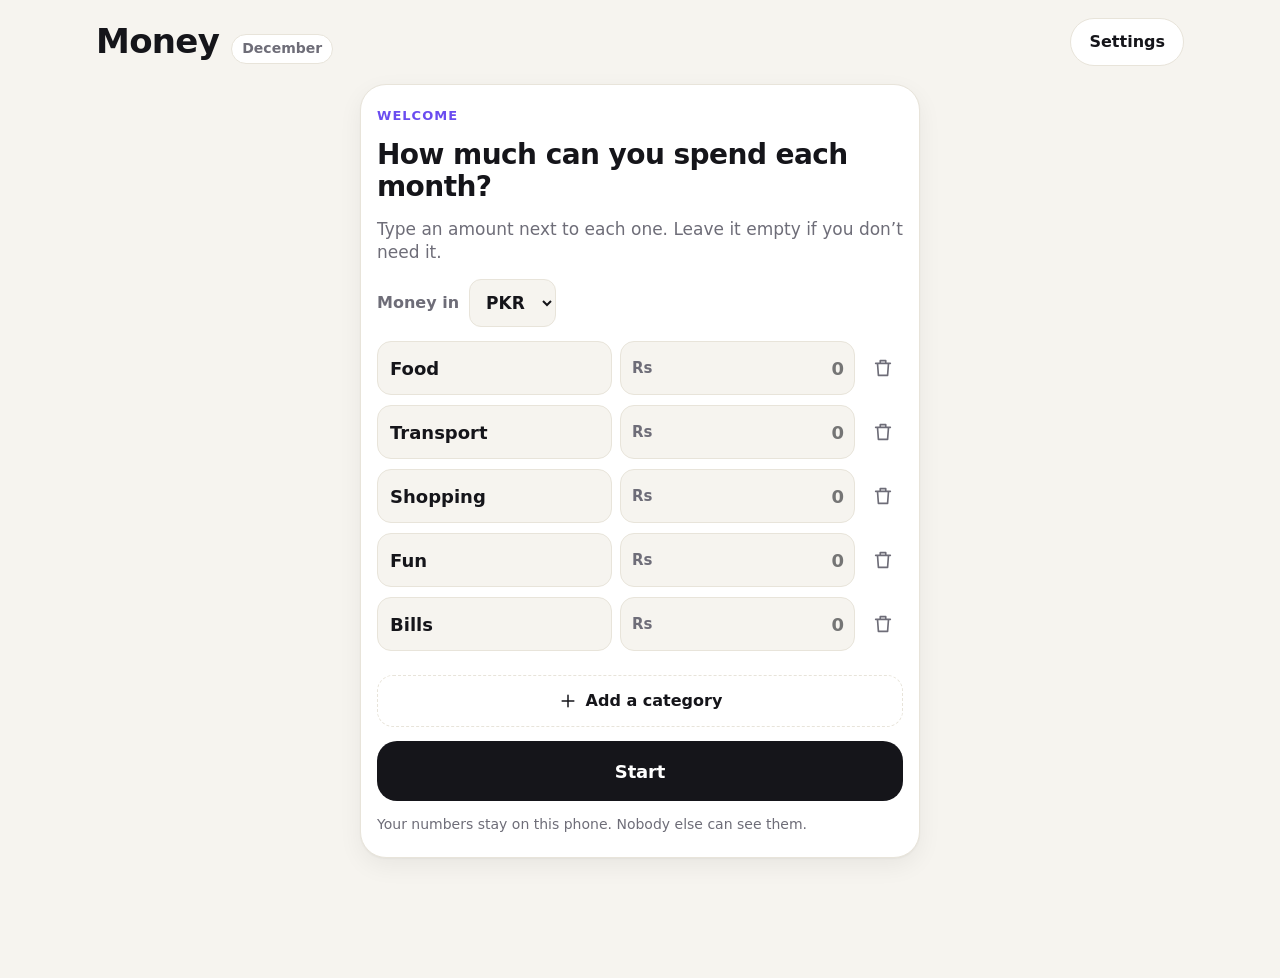
<file: index.html>
<!doctype html>
<html lang="en">
<head>
  <meta charset="utf-8">
  <meta name="viewport" content="width=device-width, initial-scale=1, viewport-fit=cover">
  <title>Money</title>
  <meta name="description" content="A private budget and savings app. Type what you spend; your numbers stay on your phone.">
  <meta name="theme-color" content="#F6F4EF" media="(prefers-color-scheme: light)">
  <meta name="theme-color" content="#0E0E13" media="(prefers-color-scheme: dark)">
  <meta name="apple-mobile-web-app-capable" content="yes">
  <meta name="mobile-web-app-capable" content="yes">
  <meta name="apple-mobile-web-app-status-bar-style" content="default">
  <meta name="apple-mobile-web-app-title" content="Money">
  <link rel="manifest" href="manifest.webmanifest">
  <link rel="icon" href="icons/icon.svg" type="image/svg+xml">
  <link rel="apple-touch-icon" href="icons/apple-touch-icon.png">
  <link rel="stylesheet" href="styles.css">
</head>
<body>
  <header class="top">
    <div class="brand">
      <h1>Money</h1>
      <span class="asof" id="month">—</span>
    </div>
    <button class="text-btn" id="settingsBtn">Settings</button>
  </header>

  <p class="banner warn" id="storageBanner" hidden>This browser won’t save your numbers. Private mode may be on.</p>
  <button class="banner nudge" id="backupBanner" hidden>
    <span class="banner-tag">Tip</span> Save a backup so you never lose your numbers.
  </button>

  <main class="layout" id="setup" hidden></main>

  <main class="layout" id="dash" hidden>
    <div class="col">
      <button class="card hero" id="hero"></button>
      <section class="block" aria-labelledby="spendTitle">
        <h2 class="section-title" id="spendTitle">Spending <span class="section-hint">Tap to add</span></h2>
        <div class="cats" id="cats"></div>
      </section>
      <button class="card pace" id="pace" aria-label="Pace check. Tap for details."></button>
    </div>
    <div class="col">
      <section class="block" aria-labelledby="savingsTitle">
        <h2 class="section-title" id="savingsTitle">Savings</h2>
        <div class="goals" id="goals"></div>
        <div class="card chart-card" id="chart" hidden></div>
      </section>
      <button class="card badges" id="badges"></button>
      <p class="privacy">
        <svg viewBox="0 0 24 24" aria-hidden="true" fill="none" stroke="currentColor" stroke-width="1.8" stroke-linecap="round" stroke-linejoin="round"><rect x="5" y="10" width="14" height="10" rx="2"/><path d="M8 10V7a4 4 0 0 1 8 0v3"/></svg>
        Private. Your numbers stay on this phone and nobody else can see them.
      </p>
    </div>
  </main>

  <div class="dock" hidden>
    <button class="primary" id="addBtn">
      <svg viewBox="0 0 24 24" aria-hidden="true" fill="none" stroke="currentColor" stroke-width="2.4" stroke-linecap="round"><path d="M12 5v14M5 12h14"/></svg>
      Add spending
    </button>
  </div>

  <dialog class="sheet" id="sheet" aria-label="Details">
    <div class="sheet-grip" aria-hidden="true"></div>
    <button class="sheet-close" id="sheetClose" aria-label="Close">
      <svg viewBox="0 0 24 24" aria-hidden="true" fill="none" stroke="currentColor" stroke-width="2.2" stroke-linecap="round"><path d="M6 6l12 12M18 6 6 18"/></svg>
    </button>
    <div id="sheetBody"></div>
  </dialog>

  <div class="toast" id="toast" role="status" aria-live="polite"></div>

  <script src="js/calc.js"></script>
  <script src="js/store.js"></script>
  <script src="js/badges.js"></script>
  <script src="js/app.js"></script>
</body>
</html>
</file>
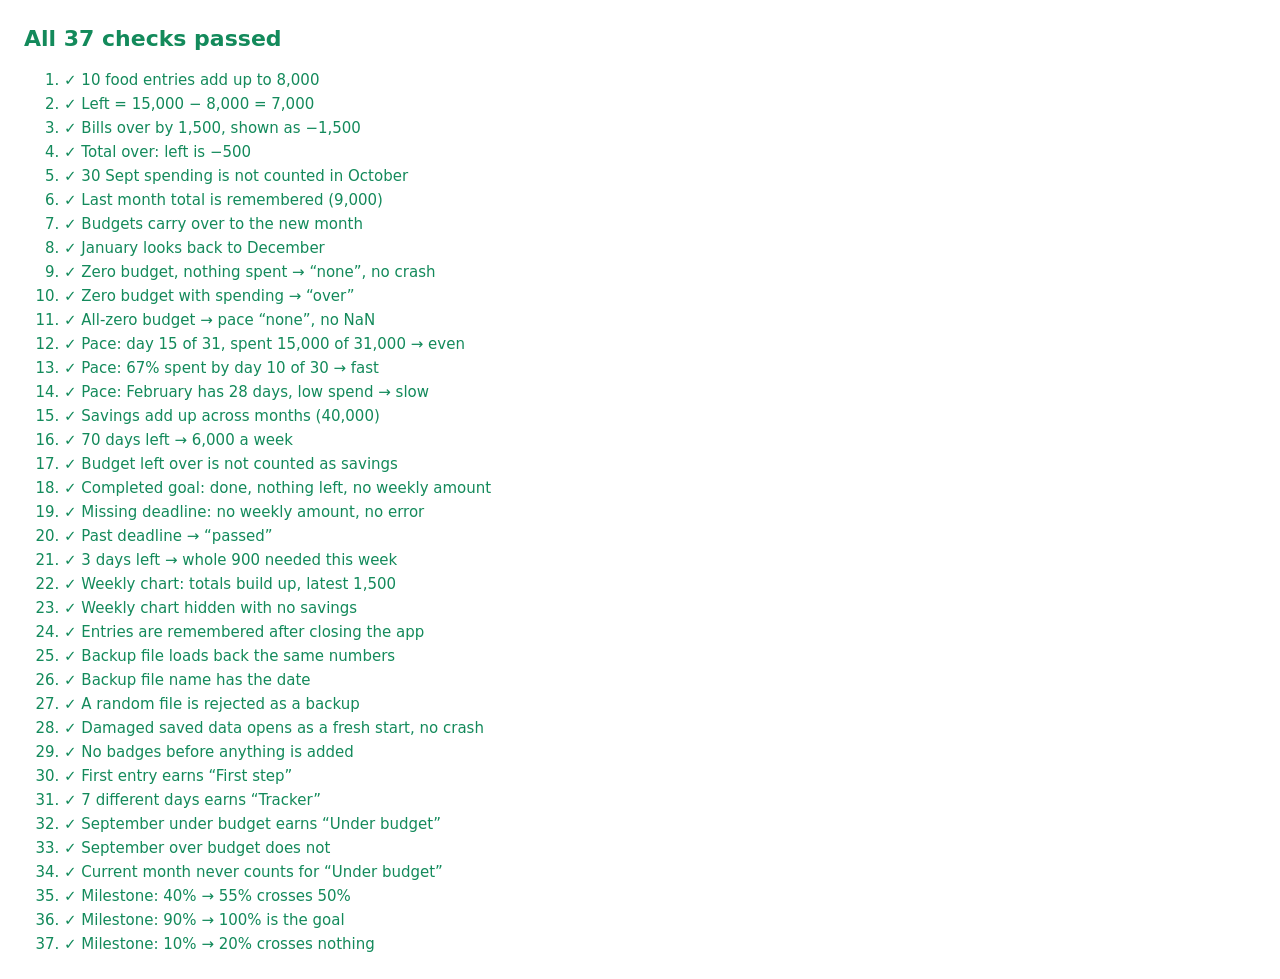
<file: tests.html>
<!doctype html>
<html lang="en">
<head>
  <meta charset="utf-8">
  <meta name="viewport" content="width=device-width, initial-scale=1">
  <title>Money checks</title>
  <style>
    body { font: 15px/1.4 system-ui, sans-serif; margin: 24px; background: #fff; color: #111; }
    .pass { color: #138A5B; } .fail { color: #D2392E; font-weight: 700; }
    li { margin: 3px 0; } h1 { font-size: 22px; }
  </style>
</head>
<body>
  <h1 id="sum">Running…</h1>
  <ol id="out"></ol>
  <script src="js/calc.js"></script>
  <script src="js/store.js"></script>
  <script src="js/badges.js"></script>
  <script>
  (function () {
    const out = document.getElementById('out');
    let pass = 0, fail = 0;
    const near = (a, b) => Math.abs(a - b) < 1e-6;
    function check(name, ok, detail) {
      const li = document.createElement('li');
      li.className = ok ? 'pass' : 'fail';
      li.textContent = (ok ? '✓ ' : '✕ ') + name + (ok ? '' : '  → ' + JSON.stringify(detail));
      out.appendChild(li);
      ok ? pass++ : fail++;
    }
    const base = () => ({
      ...Store.empty(),
      categories: [{ id: 'food', name: 'Food', budget: 10000 }, { id: 'bills', name: 'Bills', budget: 5000 }],
    });
    let n = 0;
    const spend = (d, catId, amount, date) => d.entries.push({ id: 'e' + n++, catId, amount, date });
    const save = (d, goalId, amount, date) => d.savings.push({ id: 's' + n++, goalId, amount, date });
    const cat = (B, id) => B.categories.find((c) => c.id === id);

    // ---- Many small entries add up ----
    let d = base();
    [500, 1200, 300, 2000, 750, 250, 1000, 600, 400, 1000].forEach((a, i) => spend(d, 'food', a, `2026-10-0${(i % 9) + 1}`));
    let B = Calc.monthBudget(d, '2026-10-09');
    check('10 food entries add up to 8,000', cat(B, 'food').spent === 8000, cat(B, 'food'));
    check('Left = 15,000 − 8,000 = 7,000', B.left === 7000, B.left);

    // ---- Overspending ----
    spend(d, 'bills', 6500, '2026-10-05');
    spend(d, 'food', 1000, '2026-10-06');
    B = Calc.monthBudget(d, '2026-10-09');
    check('Bills over by 1,500, shown as −1,500', cat(B, 'bills').left === -1500 && cat(B, 'bills').status === 'over', cat(B, 'bills'));
    check('Total over: left is −500', B.left === -500 && B.status === 'over', B.left);

    // ---- New month starts at zero ----
    d = base();
    spend(d, 'food', 9000, '2026-09-30');
    spend(d, 'food', 400, '2026-10-01');
    B = Calc.monthBudget(d, '2026-10-02');
    check('30 Sept spending is not counted in October', cat(B, 'food').spent === 400, cat(B, 'food'));
    check('Last month total is remembered (9,000)', Calc.lastMonthSpent(d.entries, '2026-10-02') === 9000, Calc.lastMonthSpent(d.entries, '2026-10-02'));
    check('Budgets carry over to the new month', cat(B, 'food').budget === 10000, cat(B, 'food'));
    check('January looks back to December', Calc.prevMonth('2027-01-15') === '2026-12', Calc.prevMonth('2027-01-15'));

    // ---- Zero budget ----
    d = base(); d.categories.push({ id: 'gifts', name: 'Gifts', budget: 0 });
    B = Calc.monthBudget(d, '2026-10-09');
    check('Zero budget, nothing spent → “none”, no crash', cat(B, 'gifts').status === 'none', cat(B, 'gifts'));
    spend(d, 'gifts', 500, '2026-10-03');
    B = Calc.monthBudget(d, '2026-10-09');
    check('Zero budget with spending → “over”', cat(B, 'gifts').status === 'over' && cat(B, 'gifts').left === -500, cat(B, 'gifts'));
    d.categories = [{ id: 'x', name: 'X', budget: 0 }];
    check('All-zero budget → pace “none”, no NaN', Calc.monthBudget(d, '2026-10-09').pace.state === 'none', Calc.monthBudget(d, '2026-10-09').pace);

    // ---- Pace ----
    let p = Calc.pace(31000, 15000, '2026-10-15');
    check('Pace: day 15 of 31, spent 15,000 of 31,000 → even', p.state === 'even' && near(p.expected, 15000), p);
    p = Calc.pace(30000, 20000, '2026-09-10');
    check('Pace: 67% spent by day 10 of 30 → fast', p.state === 'fast', p);
    p = Calc.pace(28000, 2000, '2026-02-14');
    check('Pace: February has 28 days, low spend → slow', p.state === 'slow' && p.daysInMonth === 28, p);

    // ---- Savings ----
    d = base(); d.goals = [{ id: 'lap', name: 'Laptop', target: 100000, deadline: '2026-12-18' }];
    save(d, 'lap', 15000, '2026-08-20'); save(d, 'lap', 25000, '2026-10-01');
    let g = Calc.goals(d, '2026-10-09')[0];
    check('Savings add up across months (40,000)', g.saved === 40000 && near(g.share, 0.4), g);
    check('70 days left → 6,000 a week', g.daysLeft === 70 && near(g.weeklyNeeded, 6000), g);
    spend(d, 'food', 1000, '2026-10-02');
    check('Budget left over is not counted as savings', Calc.goals(d, '2026-10-09')[0].saved === 40000, Calc.goals(d, '2026-10-09')[0]);
    save(d, 'lap', 70000, '2026-10-09');
    g = Calc.goals(d, '2026-10-09')[0];
    check('Completed goal: done, nothing left, no weekly amount', g.done && g.remaining === 0 && g.weeklyNeeded === null, g);
    d.goals.push({ id: 'trip', name: 'Trip', target: 50000, deadline: null });
    check('Missing deadline: no weekly amount, no error', Calc.goals(d, '2026-10-09')[1].weeklyNeeded === null, Calc.goals(d, '2026-10-09')[1]);
    d.goals.push({ id: 'old', name: 'Old', target: 50000, deadline: '2026-10-01' });
    check('Past deadline → “passed”', Calc.goals(d, '2026-10-09')[2].deadlineState === 'passed', Calc.goals(d, '2026-10-09')[2]);
    g = Calc.goalSummary({ name: 'Gift', target: 5000, saved: 4100, deadline: '2026-10-12' }, '2026-10-09');
    check('3 days left → whole 900 needed this week', near(g.weeklyNeeded, 900), g);

    const hist = Calc.savingsOverTime([{ amount: 1000, date: '2026-09-20' }, { amount: 500, date: '2026-10-05' }], '2026-10-09');
    check('Weekly chart: totals build up, latest 1,500', hist[hist.length - 1].saved === 1500 && hist.every((h, i) => i === 0 || h.saved >= hist[i - 1].saved), hist);
    check('Weekly chart hidden with no savings', Calc.savingsOverTime([], '2026-10-09').length === 0, Calc.savingsOverTime([], '2026-10-09'));

    // ---- Saving and loading ----
    const st = Store.create(Store.memoryStorage());
    d = base(); spend(d, 'food', 500, '2026-10-03');
    st.save(d);
    check('Entries are remembered after closing the app', st.load().entries.length === 1 && st.load().entries[0].amount === 500, st.load());
    const file = Store.backupFile(d, '2026-10-09');
    const back = Store.validate(JSON.parse(file.body));
    check('Backup file loads back the same numbers', back && back.entries[0].amount === 500 && back.categories.length === 2, back);
    check('Backup file name has the date', file.name === 'money-backup-2026-10-09.json', file.name);
    check('A random file is rejected as a backup', Store.validate({ hello: 1 }) === null && Store.validate({ categories: [], goals: [], entries: [{ id: 'a', catId: 'x', amount: -5, date: '2026-10-01' }], savings: [] }) === null, 'should be null');
    const broken = Store.memoryStorage(); broken.setItem(Store.KEY, '{not json');
    check('Damaged saved data opens as a fresh start, no crash', Store.create(broken).load().categories.length === 0, 'ok');

    // ---- Badges ----
    d = base();
    let b = Badges.status(d, '2026-10-09');
    check('No badges before anything is added', b.every((x) => !x.earned), b);
    spend(d, 'food', 100, '2026-10-01');
    check('First entry earns “First step”', Badges.status(d, '2026-10-09').find((x) => x.id === 'first').earned, 'not earned');
    for (let i = 2; i <= 7; i++) spend(d, 'food', 100, `2026-10-0${i}`);
    check('7 different days earns “Tracker”', Badges.status(d, '2026-10-09').find((x) => x.id === 'tracker').earned, 'not earned');
    spend(d, 'food', 3000, '2026-09-12');
    check('September under budget earns “Under budget”', Badges.status(d, '2026-10-09').find((x) => x.id === 'month').earned, 'not earned');
    const d2 = base(); spend(d2, 'food', 20000, '2026-09-12');
    check('September over budget does not', !Badges.status(d2, '2026-10-09').find((x) => x.id === 'month').earned, 'earned');
    check('Current month never counts for “Under budget”', !Badges.status(base(), '2026-10-09').find((x) => x.id === 'month').earned, 'earned');
    check('Milestone: 40% → 55% crosses 50%', Badges.milestoneCrossed(100, 40, 55) === 0.5, Badges.milestoneCrossed(100, 40, 55));
    check('Milestone: 90% → 100% is the goal', Badges.milestoneCrossed(100, 90, 100) === 1, Badges.milestoneCrossed(100, 90, 100));
    check('Milestone: 10% → 20% crosses nothing', Badges.milestoneCrossed(100, 10, 20) === null, Badges.milestoneCrossed(100, 10, 20));

    const sum = document.getElementById('sum');
    sum.textContent = fail ? `${fail} failed, ${pass} passed` : `All ${pass} checks passed`;
    sum.className = fail ? 'fail' : 'pass';
  })();
  </script>
</body>
</html>
</file>
<file: styles.css>
:root {
  --bg: #F6F4EF;
  --card: #FFFFFF;
  --ink: #15151A;
  --muted: #6E6D78;
  --line: #E8E4DA;
  --track: #EEEAE1;
  --ok: #138A5B;
  --ok-bg: #DDF5EA;
  --close: #A35F00;
  --close-bg: #FFEFD2;
  --over: #D2392E;
  --over-bg: #FFE3E0;
  --none: #6E6D78;
  --none-bg: #EFEDE8;
  --save: #6A4CF0;
  --save-2: #9C86FF;
  --save-bg: #ECE8FF;
  --primary: #15151A;
  --primary-ink: #FFFFFF;
  --hero-bg: #15151A;
  --hero-ink: #FFFFFF;
  --hero-muted: rgba(255, 255, 255, .62);
  --hero-track: rgba(255, 255, 255, .13);
  --hero-ok: #4BE3A0;
  --hero-close: #FFC15C;
  --hero-over: #FF7A6B;
  --t1: #FFE0CC; --t1i: #A2440A;
  --t2: #D7ECFF; --t2i: #1659A3;
  --t3: #FFD9EC; --t3i: #A31F66;
  --t4: #E6E0FF; --t4i: #5236C9;
  --t5: #DDF3D8; --t5i: #2F7A1E;
  --t6: #FFF1C2; --t6i: #8A6300;
  --shadow: 0 1px 2px rgba(20, 18, 10, .04), 0 8px 24px rgba(20, 18, 10, .06);
  --radius: 26px;
  --font: ui-rounded, "SF Pro Rounded", "Nunito", system-ui, -apple-system, "Segoe UI", Roboto, sans-serif;
  color-scheme: light;
}

@media (prefers-color-scheme: dark) {
  :root:not([data-theme="light"]) {
    --bg: #0E0E13;
    --card: #191920;
    --ink: #F4F2EC;
    --muted: #9C9AA8;
    --line: #2A2A34;
    --track: #2A2A34;
    --ok: #4BE3A0;  --ok-bg: rgba(75, 227, 160, .14);
    --close: #FFC15C; --close-bg: rgba(255, 193, 92, .14);
    --over: #FF7A6B; --over-bg: rgba(255, 122, 107, .15);
    --none: #9C9AA8; --none-bg: #24242C;
    --save: #A48FFF; --save-2: #7C62FF; --save-bg: rgba(164, 143, 255, .15);
    --primary: #F4F2EC; --primary-ink: #0E0E13;
    --hero-bg: linear-gradient(150deg, #2A2156 0%, #17142E 60%, #121019 100%);
    --t1: rgba(255, 150, 90, .18); --t1i: #FFB088;
    --t2: rgba(90, 170, 255, .18); --t2i: #8CC4FF;
    --t3: rgba(255, 110, 180, .18); --t3i: #FF9CCB;
    --t4: rgba(150, 125, 255, .2); --t4i: #B9A8FF;
    --t5: rgba(120, 220, 110, .16); --t5i: #9BE58E;
    --t6: rgba(255, 210, 80, .16); --t6i: #FFD873;
    --shadow: 0 1px 0 rgba(255, 255, 255, .03) inset;
    color-scheme: dark;
  }
}
:root[data-theme="dark"] { color-scheme: dark; }

* { box-sizing: border-box; }
html { -webkit-text-size-adjust: 100%; }
body {
  margin: 0;
  background: var(--bg);
  color: var(--ink);
  font-family: var(--font);
  font-size: 18px;
  line-height: 1.4;
  -webkit-font-smoothing: antialiased;
  padding: env(safe-area-inset-top) 0 0;
  min-height: 100vh;
}
button { font: inherit; color: inherit; }
p { margin: 0; }
[hidden] { display: none !important; }

/* ---------- Header ---------- */
.top {
  max-width: 1120px;
  margin: 0 auto;
  padding: 18px max(16px, env(safe-area-inset-left)) 6px;
  display: flex;
  align-items: center;
  justify-content: space-between;
}
.brand { display: flex; align-items: baseline; gap: 12px; flex-wrap: wrap; }
.brand h1 { margin: 0; font-size: 34px; font-weight: 800; letter-spacing: -.02em; }
.asof {
  font-size: 14px; font-weight: 600; color: var(--muted);
  background: var(--card); border: 1px solid var(--line);
  padding: 4px 10px; border-radius: 999px;
}
.icon-btn {
  width: 48px; height: 48px; border-radius: 50%;
  border: 1px solid var(--line); background: var(--card);
  display: grid; place-items: center; cursor: pointer;
}
.icon-btn svg { width: 24px; height: 24px; }

.banner {
  display: flex; align-items: center; gap: 10px;
  width: calc(100% - 32px); max-width: 1088px;
  margin: 8px auto 0; padding: 12px 16px;
  border: 1px dashed var(--line); border-radius: 16px;
  background: transparent; color: var(--muted);
  font-size: 15px; text-align: left; cursor: pointer;
}
.banner-tag {
  background: var(--save); color: #fff; font-weight: 700; font-size: 12px;
  text-transform: uppercase; letter-spacing: .06em;
  padding: 3px 8px; border-radius: 6px;
}
.banner.warn { color: var(--close); border-color: var(--close); cursor: default; }

/* ---------- Layout ---------- */
.layout {
  max-width: 1120px;
  margin: 0 auto;
  padding: 12px 16px calc(120px + env(safe-area-inset-bottom));
  display: grid;
  gap: 16px;
}
.col { display: grid; gap: 16px; align-content: start; min-width: 0; }
@media (min-width: 820px) {
  .layout { grid-template-columns: minmax(0, 1fr) minmax(0, 1fr); gap: 24px; padding-left: 24px; padding-right: 24px; }
  .col { gap: 20px; }
}

.card {
  background: var(--card);
  border: 1px solid var(--line);
  border-radius: var(--radius);
  box-shadow: var(--shadow);
  padding: 20px;
  text-align: left;
  width: 100%;
  display: block;
}
button.card { cursor: pointer; transition: transform .15s ease; -webkit-tap-highlight-color: transparent; }
button.card:active { transform: scale(.98); }
button:focus-visible, a:focus-visible { outline: 3px solid var(--save); outline-offset: 3px; }

.block { display: grid; gap: 12px; }
.section-title { margin: 8px 4px 0; font-size: 22px; font-weight: 800; letter-spacing: -.01em; }

/* ---------- Chips ---------- */
.chip {
  display: inline-flex; align-items: center; gap: 5px;
  font-size: 13px; font-weight: 700;
  padding: 4px 10px; border-radius: 999px; white-space: nowrap;
}
.chip-ok { background: var(--ok-bg); color: var(--ok); }
.chip-close { background: var(--close-bg); color: var(--close); }
.chip-over { background: var(--over-bg); color: var(--over); }
.chip-none { background: var(--none-bg); color: var(--none); }
.chip-goal { background: var(--save-bg); color: var(--save); }

/* ---------- Hero ---------- */
.hero {
  background: var(--hero-bg);
  color: var(--hero-ink);
  border: none;
  display: flex; align-items: center; gap: 20px;
  padding: 24px;
  min-height: 210px;
}
.ring-wrap { position: relative; width: 150px; height: 150px; flex: none; }
.ring { width: 100%; height: 100%; transform: rotate(-90deg); }
.ring circle { fill: none; stroke-width: 18; }
.ring-track { stroke: var(--hero-track); }
.ring-fill { stroke-linecap: round; transition: stroke-dashoffset 1s cubic-bezier(.2, .8, .2, 1); }
.ring-ok { stroke: var(--hero-ok); }
.ring-close { stroke: var(--hero-close); }
.ring-over { stroke: var(--hero-over); }
.ring-none { stroke: var(--hero-track); }
.ring-lap { stroke: #fff; opacity: .55; stroke-linecap: round; stroke-dasharray: 2 0; }
.ring-center { position: absolute; inset: 0; display: grid; place-content: center; text-align: center; }
.ring-pct { font-size: 30px; font-weight: 800; letter-spacing: -.02em; }
.ring-sub { font-size: 13px; color: var(--hero-muted); font-weight: 600; }
.hero-text { display: grid; gap: 4px; min-width: 0; justify-items: start; }
.hero-label { font-size: 15px; font-weight: 700; color: var(--hero-muted); text-transform: uppercase; letter-spacing: .07em; }
.hero-num { font-size: clamp(38px, 10vw, 54px); font-weight: 800; letter-spacing: -.035em; line-height: 1.02; font-variant-numeric: tabular-nums; overflow-wrap: anywhere; }
.hero-num.l { font-size: clamp(32px, 8.4vw, 44px); }
.hero-num.xl { font-size: clamp(26px, 7vw, 36px); }
.hero-num.neg { color: var(--hero-over); }
.hero-meta { font-size: 15px; color: var(--hero-muted); margin-bottom: 6px; }
.hero .chip-ok { background: rgba(75, 227, 160, .16); color: var(--hero-ok); }
.hero .chip-close { background: rgba(255, 193, 92, .16); color: var(--hero-close); }
.hero .chip-over { background: rgba(255, 122, 107, .18); color: var(--hero-over); }
.hero .chip-none { background: var(--hero-track); color: var(--hero-muted); }
@media (max-width: 440px) {
  .hero { flex-direction: row-reverse; justify-content: space-between; gap: 12px; padding: 22px 20px; }
  .ring-wrap { width: 104px; height: 104px; }
  .ring-pct { font-size: 22px; }
  .ring-sub { font-size: 11px; }
  .hero-num { font-size: clamp(30px, 9vw, 54px); }
  .hero-num.l { font-size: clamp(26px, 7.4vw, 44px); }
  .hero-num.xl { font-size: clamp(22px, 6vw, 36px); }
}

/* ---------- Pace ---------- */
.pace { display: grid; gap: 10px; }
.pace-head { display: flex; justify-content: space-between; align-items: center; }
.pace-tag { font-size: 13px; font-weight: 800; text-transform: uppercase; letter-spacing: .07em; color: var(--muted); }
.pace-day { font-size: 14px; color: var(--muted); font-weight: 600; }
.pace-word { font-size: 19px; font-weight: 800; }
.pace-word.pace-fast { color: var(--close); }
.pace-word.pace-even, .pace-word.pace-slow { color: var(--ok); }
.pace-word.pace-none { color: var(--muted); }
.pace-bar { position: relative; height: 14px; background: var(--track); border-radius: 999px; margin-top: 18px; }
.pace-spent { height: 100%; border-radius: 999px; background: var(--ok); transition: width .9s ease; }
.pace-spent.pace-fast { background: var(--close); }
.pace-spent.pace-none { background: var(--none); }
.pace-marker { position: absolute; top: -6px; bottom: -6px; width: 3px; margin-left: -1.5px; background: var(--ink); border-radius: 2px; }
.pace-marker span { position: absolute; bottom: calc(100% + 2px); left: 50%; transform: translateX(-50%); font-size: 11px; font-weight: 800; white-space: nowrap; }
.pace-legend { display: flex; justify-content: space-between; font-size: 13px; color: var(--muted); font-weight: 600; }

/* ---------- Categories ---------- */
.cats { display: grid; grid-template-columns: repeat(2, minmax(0, 1fr)); gap: 12px; }
@media (min-width: 600px) and (max-width: 819px) { .cats { grid-template-columns: repeat(3, minmax(0, 1fr)); } }
.cat { padding: 16px; display: grid; gap: 2px; align-content: start; }
.cat-top { display: flex; justify-content: space-between; align-items: flex-start; gap: 6px; margin-bottom: 10px; }
.cat-status { margin-top: 10px; }
.cat-status .chip { font-size: 12px; padding: 3px 8px; }
.tile { width: 44px; height: 44px; border-radius: 14px; display: inline-grid; place-items: center; flex: none; }
.tile .ico { width: 24px; height: 24px; }
.t1 { background: var(--t1); color: var(--t1i); }
.t2 { background: var(--t2); color: var(--t2i); }
.t3 { background: var(--t3); color: var(--t3i); }
.t4 { background: var(--t4); color: var(--t4i); }
.t5 { background: var(--t5); color: var(--t5i); }
.t6 { background: var(--t6); color: var(--t6i); }
.cat-name { font-size: 15px; font-weight: 700; color: var(--muted); overflow: hidden; text-overflow: ellipsis; white-space: nowrap; }
.cat-num { font-size: clamp(22px, 6vw, 28px); font-weight: 800; letter-spacing: -.025em; line-height: 1.1; font-variant-numeric: tabular-nums; overflow-wrap: anywhere; }
.cat-num.neg { color: var(--over); }
.cat-sub { font-size: 13px; color: var(--muted); font-weight: 600; margin-bottom: 10px; }
.bar { height: 10px; background: var(--track); border-radius: 999px; overflow: hidden; }
.bar-fill { height: 100%; width: var(--w); border-radius: 999px; animation: grow .9s cubic-bezier(.2, .8, .2, 1) both; }
.bar-ok { background: var(--ok); }
.bar-close { background: var(--close); }
.bar-over { background: repeating-linear-gradient(-45deg, var(--over) 0 6px, color-mix(in srgb, var(--over) 75%, #fff) 6px 12px); }
.bar-none { background: var(--none); }
@keyframes grow { from { width: 0; } }

/* ---------- Goals ---------- */
.goals { display: grid; gap: 12px; }
.goal { display: flex; align-items: center; gap: 18px; padding: 18px 20px; }
.jar { width: 84px; height: 106px; flex: none; }
.jar-glass { fill: none; stroke: var(--save); stroke-width: 3; opacity: .55; }
.jar-lid { fill: var(--save); opacity: .85; }
.jar-liquid { fill: var(--save-2); animation: rise 1.2s cubic-bezier(.2, .8, .2, 1) both; }
.jar-wave { fill: var(--save-2); animation: rise 1.2s cubic-bezier(.2, .8, .2, 1) both, wave 3s ease-in-out infinite alternate; }
.jar-liquid.done, .jar-wave.done { fill: var(--ok); }
@keyframes rise { from { transform: translateY(80px); } }
@keyframes wave { to { transform: translateX(-12px); } }
.goal-text { display: grid; gap: 2px; justify-items: start; min-width: 0; }
.goal-name { font-size: 15px; font-weight: 700; color: var(--muted); }
.goal-num { font-size: clamp(26px, 7vw, 34px); font-weight: 800; letter-spacing: -.03em; line-height: 1.05; font-variant-numeric: tabular-nums; }
.goal-of { font-size: 14px; color: var(--muted); margin-bottom: 6px; }
.goal-hint { font-size: 13px; color: var(--muted); margin-top: 6px; font-weight: 600; }
.empty { display: flex; align-items: center; gap: 12px; color: var(--muted); }
.empty .ico { width: 28px; height: 28px; }

/* ---------- Chart ---------- */
.chart-card { padding: 18px 18px 12px; }
.chart-head { display: flex; justify-content: space-between; align-items: baseline; gap: 10px; flex-wrap: wrap; margin-bottom: 8px; }
.chart-head h3 { margin: 0; font-size: 17px; font-weight: 800; }
.delta { font-size: 13px; font-weight: 700; padding: 3px 9px; border-radius: 999px; }
.delta-up { background: var(--ok-bg); color: var(--ok); }
.delta-down { background: var(--over-bg); color: var(--over); }
.delta-flat { background: var(--none-bg); color: var(--none); }
.chart { width: 100%; height: auto; max-height: 190px; display: block; overflow: visible; }
.cbar { fill: var(--save-bg); transform-box: fill-box; transform-origin: bottom; animation: barup .8s cubic-bezier(.2, .8, .2, 1) both; animation-delay: var(--d); }
.cbar.last { fill: var(--save); }
.cval { font-size: 12px; font-weight: 800; fill: var(--save); }
.clab { font-size: 10.5px; fill: var(--muted); font-weight: 600; }
@keyframes barup { from { transform: scaleY(0); } }
.chart-empty { display: flex; align-items: center; gap: 10px; color: var(--muted); font-size: 15px; }
.chart-empty .ico { width: 22px; height: 22px; flex: none; }

.privacy { display: flex; gap: 10px; align-items: flex-start; font-size: 13px; color: var(--muted); padding: 4px 6px; }
.privacy svg { width: 18px; height: 18px; flex: none; margin-top: 1px; }

/* ---------- Dock ---------- */
.dock {
  position: fixed; left: 0; right: 0; bottom: 0; z-index: 10;
  padding: 14px 16px calc(14px + env(safe-area-inset-bottom));
  background: linear-gradient(to top, var(--bg) 60%, transparent);
  display: flex; justify-content: center;
  pointer-events: none;
}
.primary {
  pointer-events: auto;
  width: 100%; max-width: 440px; min-height: 60px;
  border: none; border-radius: 20px;
  background: var(--primary); color: var(--primary-ink);
  font-size: 18px; font-weight: 800; letter-spacing: -.01em;
  display: inline-flex; align-items: center; justify-content: center; gap: 10px;
  box-shadow: 0 10px 30px rgba(20, 18, 10, .22);
  cursor: pointer; transition: transform .15s ease;
}
.primary:active { transform: scale(.97); }
.primary svg { width: 22px; height: 22px; }

/* ---------- Detail sheet ---------- */
.sheet {
  border: none; padding: 26px 22px calc(26px + env(safe-area-inset-bottom));
  width: 100%; max-width: 520px; max-height: 88vh;
  margin: auto auto 0; border-radius: 28px 28px 0 0;
  background: var(--card); color: var(--ink);
  overflow-y: auto;
}
.sheet[open] { animation: slideup .28s cubic-bezier(.2, .8, .2, 1); }
.sheet::backdrop { background: rgba(10, 10, 14, .45); backdrop-filter: blur(3px); -webkit-backdrop-filter: blur(3px); }
@media (min-width: 700px) { .sheet { margin: auto; border-radius: 28px; padding-bottom: 26px; } }
@keyframes slideup { from { transform: translateY(40px); opacity: 0; } }
.sheet-grip { width: 40px; height: 5px; border-radius: 3px; background: var(--line); margin: -12px auto 10px; }
.sheet-close {
  position: absolute; top: 14px; right: 14px; width: 44px; height: 44px; border-radius: 50%;
  border: none; background: var(--track); display: grid; place-items: center; cursor: pointer;
}
.sheet-close svg { width: 20px; height: 20px; }
.sheet h2 { margin: 0 52px 16px 0; font-size: 26px; font-weight: 800; letter-spacing: -.02em; display: flex; align-items: center; gap: 12px; }
.sheet h3 { margin: 22px 0 8px; font-size: 17px; font-weight: 800; }
.sheet p { margin: 10px 0 0; font-size: 16px; }
.sheet .ico-h { width: 30px; height: 30px; color: var(--save); }
.drow { display: flex; justify-content: space-between; align-items: baseline; padding: 12px 0; border-bottom: 1px solid var(--line); font-size: 16px; }
.drow span { color: var(--muted); font-weight: 600; }
.drow strong { font-size: 20px; font-weight: 800; font-variant-numeric: tabular-nums; }
.drow .neg { color: var(--over); }
.drow .pos { color: var(--ok); }
.fine { color: var(--muted); font-size: 14px !important; }
.steps { padding-left: 22px; margin: 0; display: grid; gap: 6px; }
.hist { list-style: none; padding: 0; margin: 0; display: flex; flex-wrap: wrap; gap: 8px; }
.hist li { background: var(--track); border-radius: 999px; padding: 6px 12px; font-size: 14px; font-weight: 600; }
.btn-secondary, .btn-danger {
  margin-top: 16px; min-height: 52px; width: 100%;
  border-radius: 16px; font-size: 16px; font-weight: 800;
  display: inline-flex; align-items: center; justify-content: center; gap: 8px;
  text-decoration: none; cursor: pointer;
}
.btn-secondary { background: var(--save-bg); color: var(--save); border: none; }
.btn-secondary .ico { width: 20px; height: 20px; }
.btn-danger { background: transparent; color: var(--over); border: 1.5px solid var(--over); }
.err-title { color: var(--over); }
.errs { margin: 0; padding-left: 20px; display: grid; gap: 8px; font-size: 16px; }

/* ---------- Toast ---------- */
.toast {
  position: fixed; left: 50%; bottom: calc(96px + env(safe-area-inset-bottom)); z-index: 20;
  transform: translate(-50%, 20px); opacity: 0; pointer-events: none;
  background: var(--ink); color: var(--bg);
  padding: 12px 18px; border-radius: 14px; font-weight: 700; font-size: 15px;
  transition: opacity .2s, transform .2s; max-width: calc(100% - 32px);
}
.toast.show { opacity: 1; transform: translate(-50%, 0); pointer-events: auto; }
.toast { display: flex; align-items: center; gap: 14px; }
.toast-undo { border: none; background: transparent; color: var(--save-2); font-weight: 800; font-size: 16px; padding: 8px 4px; min-height: 44px; cursor: pointer; text-decoration: underline; text-underline-offset: 3px; }

@media (prefers-reduced-motion: reduce) {
  *, *::before, *::after { animation: none !important; transition: none !important; }
}

/* ---------- Typing version ---------- */
.text-btn {
  min-height: 48px; padding: 0 18px; border-radius: 999px;
  border: 1px solid var(--line); background: var(--card);
  font-size: 16px; font-weight: 700; cursor: pointer;
}
.banner.nudge { border-style: solid; border-color: var(--save); color: var(--ink); }
.section-title { display: flex; align-items: baseline; justify-content: space-between; }
.section-hint { font-size: 14px; font-weight: 600; color: var(--muted); }

.add-pill {
  display: inline-flex; align-items: center; gap: 4px;
  font-size: 13px; font-weight: 800; color: var(--save);
  background: var(--save-bg); padding: 6px 10px; border-radius: 999px;
}
.add-pill .ico { width: 15px; height: 15px; stroke-width: 2.6; }
.goal { position: relative; }
.goal-add { position: absolute; top: 16px; right: 16px; }
.add-goal {
  display: flex; align-items: center; justify-content: center; gap: 8px;
  min-height: 64px; border-style: dashed; box-shadow: none;
  color: var(--save); font-weight: 800; font-size: 17px; background: transparent;
}
.add-goal .ico { width: 22px; height: 22px; stroke-width: 2.4; }

/* Badges */
.badges { display: grid; gap: 12px; }
.badges-head { display: flex; justify-content: space-between; align-items: baseline; }
.badges-head h3 { margin: 0; font-size: 17px; font-weight: 800; }
.badge-count { font-size: 14px; font-weight: 700; color: var(--muted); }
.badge-row { display: grid; grid-template-columns: repeat(6, minmax(0, 1fr)); gap: 6px; }
.medal { display: grid; justify-items: center; gap: 4px; text-align: center; }
.medal-face {
  width: 46px; height: 46px; border-radius: 50%; display: grid; place-items: center;
  font-size: 22px; background: var(--save-bg); border: 2px solid var(--save);
}
.medal.locked .medal-face { background: var(--track); border-color: var(--line); font-size: 16px; filter: grayscale(1); opacity: .7; }
.medal-name { font-size: 11px; font-weight: 700; color: var(--muted); line-height: 1.15; }
.medal.got .medal-name { color: var(--ink); }
@media (max-width: 380px) { .badge-row { grid-template-columns: repeat(3, minmax(0, 1fr)); row-gap: 12px; } }
.badge-list { list-style: none; padding: 0; margin: 0; display: grid; gap: 12px; }
.badge-list li { display: flex; align-items: center; gap: 14px; }
.badge-list .medal-face { flex: none; width: 52px; height: 52px; font-size: 26px; }
.badge-list li.locked .medal-face { background: var(--track); border-color: var(--line); font-size: 18px; filter: grayscale(1); }
.badge-list div { display: grid; }
.badge-list span { font-size: 15px; color: var(--muted); }
.badge-list .got span { color: var(--ok); font-weight: 700; }

/* Setup and budget form */
.setup-card { display: grid; gap: 14px; padding: 22px 16px; max-width: 560px; justify-self: center; width: 100%; }
#setup { grid-template-columns: 1fr; }
.eyebrow { font-size: 13px; font-weight: 800; text-transform: uppercase; letter-spacing: .08em; color: var(--save); }
.setup-card h2 { margin: 0; font-size: 28px; font-weight: 800; letter-spacing: -.02em; line-height: 1.15; }
.lead { color: var(--muted); font-size: 17px; }
.cur-row { display: flex; align-items: center; gap: 10px; font-weight: 700; color: var(--muted); font-size: 16px; }
.cur-row select, .field input, .date-row input {
  font: inherit; font-size: 17px; color: var(--ink); background: var(--bg);
  border: 1.5px solid var(--line); border-radius: 12px; padding: 10px 12px; min-height: 48px;
}
.blist { display: grid; gap: 10px; }
.brow { display: grid; grid-template-columns: minmax(0, 1fr) minmax(0, 1fr) 40px; gap: 8px; align-items: center; }
.bname, .bval {
  font: inherit; font-size: 18px; color: var(--ink); width: 100%; min-width: 0;
  background: var(--bg); border: 1.5px solid var(--line); border-radius: 14px;
  padding: 12px; min-height: 54px;
}
.bname { font-weight: 700; }
.bamt { position: relative; }
.bamt span { position: absolute; left: 12px; top: 50%; transform: translateY(-50%); color: var(--muted); font-weight: 700; font-size: 15px; pointer-events: none; }
.bamt .bval { padding-left: 34px; padding-right: 10px; text-align: right; font-weight: 800; font-variant-numeric: tabular-nums; }
.bdel { width: 40px; height: 48px; border: none; background: transparent; color: var(--muted); border-radius: 12px; cursor: pointer; display: grid; place-items: center; }
.bdel .ico { width: 22px; height: 22px; }
input:focus, select:focus { outline: 3px solid var(--save); outline-offset: 1px; border-color: transparent; }
.btn-ghost {
  min-height: 52px; width: 100%; margin-top: 10px; border-radius: 16px;
  border: 1.5px dashed var(--line); background: transparent; color: var(--ink);
  font-size: 16px; font-weight: 700; cursor: pointer;
  display: inline-flex; align-items: center; justify-content: center; gap: 8px;
}
.btn-ghost .ico { width: 20px; height: 20px; }
.form-err { color: var(--over); font-weight: 700; font-size: 16px; min-height: 0; }
.form-err:empty { display: none; }
.setup-card .primary, .sheet-primary { width: 100%; max-width: none; box-shadow: none; }
.sheet-primary { margin-top: 14px; }

/* Amount entry */
.sheet-sub { color: var(--muted); font-weight: 600; margin: -6px 0 6px !important; display: flex; align-items: center; gap: 8px; flex-wrap: wrap; }
.neg { color: var(--over); }
.big-label { display: block; margin-top: 14px; font-size: 17px; font-weight: 800; }
.amt-wrap {
  display: flex; align-items: center; gap: 8px; margin-top: 8px;
  background: var(--bg); border: 2px solid var(--line); border-radius: 18px; padding: 6px 16px;
}
.amt-wrap:focus-within { border-color: var(--save); }
.amt-cur { font-size: 26px; font-weight: 800; color: var(--muted); }
.amt-wrap input {
  flex: 1; min-width: 0; border: none; background: transparent; outline: none;
  font: inherit; font-size: 40px; font-weight: 800; color: var(--ink);
  letter-spacing: -.02em; padding: 6px 0; font-variant-numeric: tabular-nums;
}
.amt-wrap.small input { font-size: 26px; }
.amt-wrap.small .amt-cur { font-size: 20px; }
.date-row { display: flex; align-items: center; justify-content: space-between; gap: 10px; margin-top: 12px; color: var(--muted); font-weight: 700; font-size: 16px; }
.field { display: grid; gap: 6px; margin-top: 14px; font-weight: 800; font-size: 17px; }
.field .amt-wrap { margin-top: 0; }
.opt { color: var(--muted); font-weight: 600; }
.entries { list-style: none; margin: 0; padding: 0; }
.entries li { display: flex; align-items: center; gap: 12px; padding: 6px 0; border-bottom: 1px solid var(--line); }
.e-date { color: var(--muted); font-weight: 600; min-width: 64px; }
.entries strong { flex: 1; font-size: 18px; font-variant-numeric: tabular-nums; }
.e-del { width: 48px; height: 48px; border: none; background: transparent; color: var(--muted); border-radius: 12px; cursor: pointer; display: grid; place-items: center; }
.e-del .ico { width: 20px; height: 20px; }
.pick-grid { display: grid; grid-template-columns: repeat(2, minmax(0, 1fr)); gap: 10px; }
.pick {
  display: flex; align-items: center; gap: 12px; min-height: 72px; padding: 12px;
  border: 1.5px solid var(--line); border-radius: 18px; background: var(--bg);
  font-size: 17px; font-weight: 800; text-align: left; cursor: pointer;
}
.pick span:last-child { overflow: hidden; text-overflow: ellipsis; white-space: nowrap; }
.pick:active { transform: scale(.97); }
.sheet .btn-danger { margin-top: 12px; }

/* Confetti */
.confetti { position: fixed; inset: 0; pointer-events: none; z-index: 50; overflow: hidden; }
.confetti i {
  position: absolute; top: -20px; width: 9px; height: 14px; border-radius: 2px;
  animation-name: fall; animation-timing-function: cubic-bezier(.25, .6, .4, 1); animation-fill-mode: forwards;
}
@keyframes fall { to { transform: translate(var(--x), 105vh) rotate(var(--r)); } }
</file>
